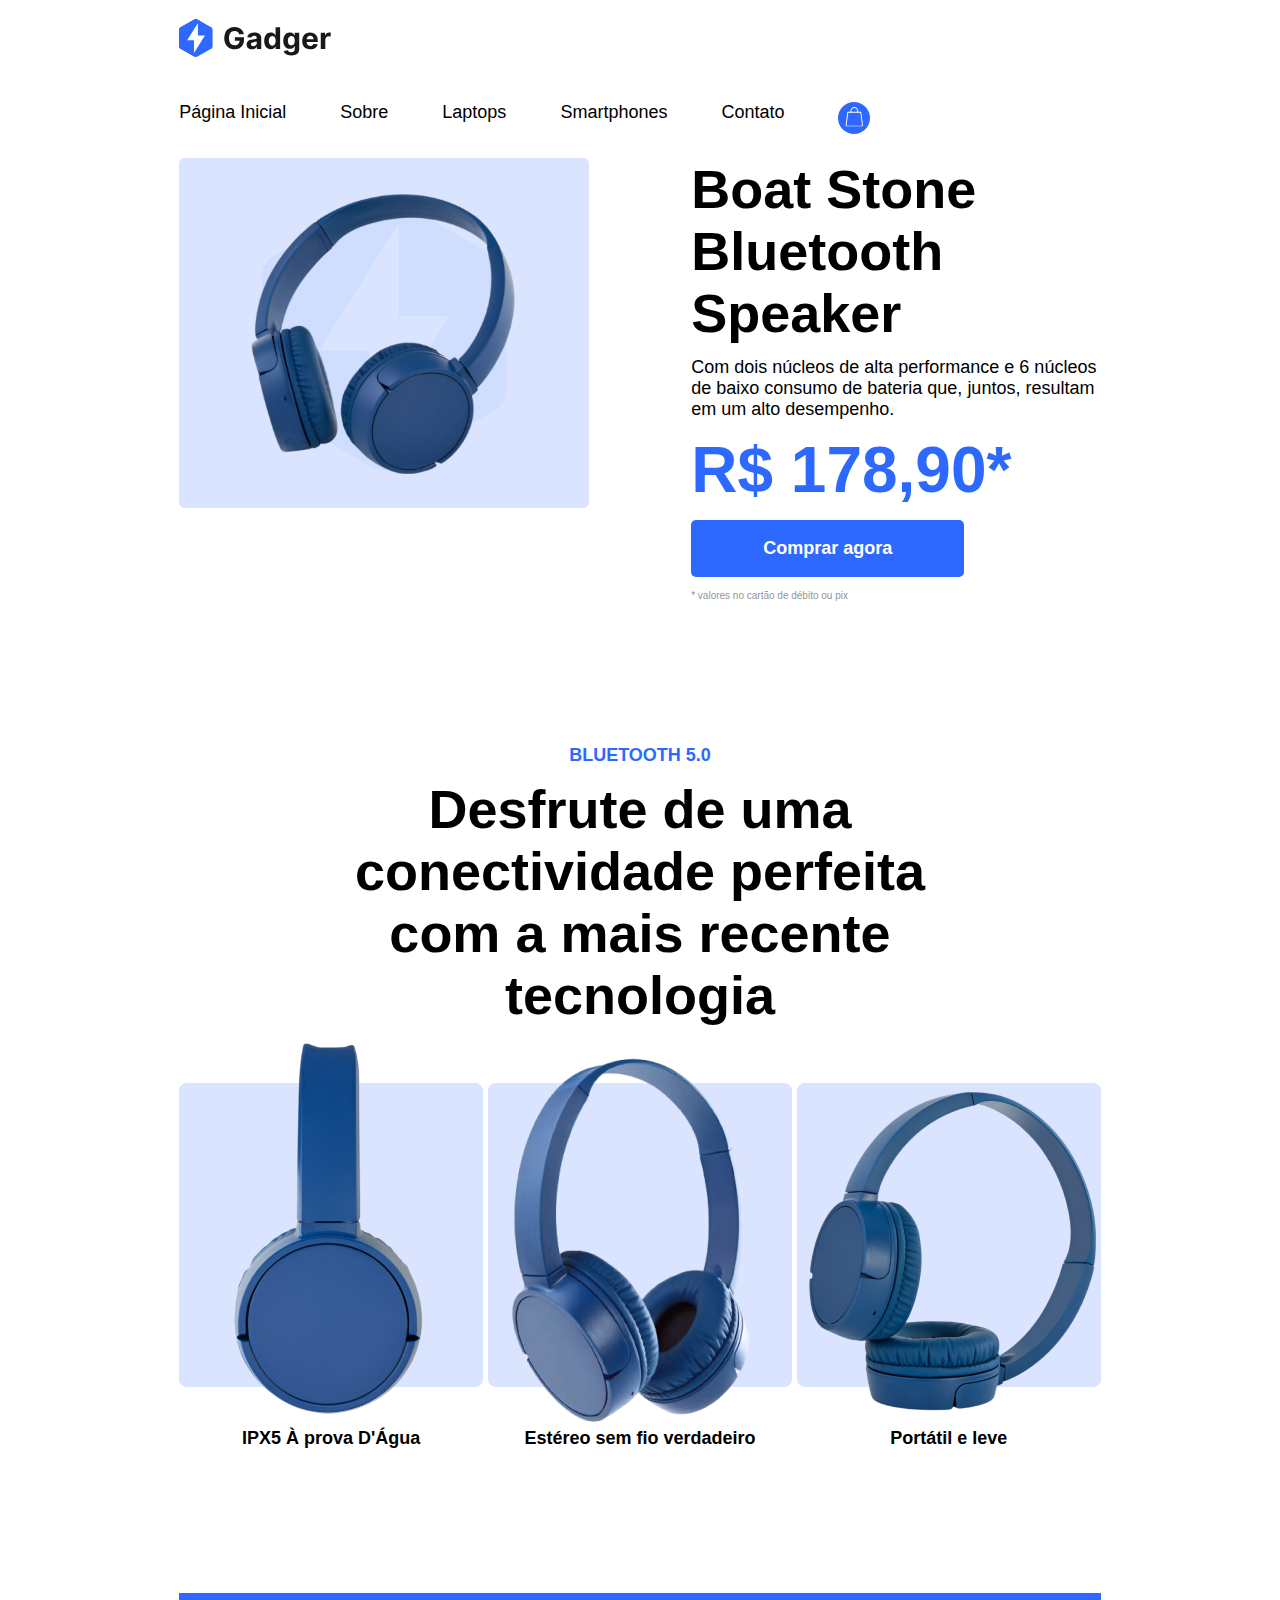
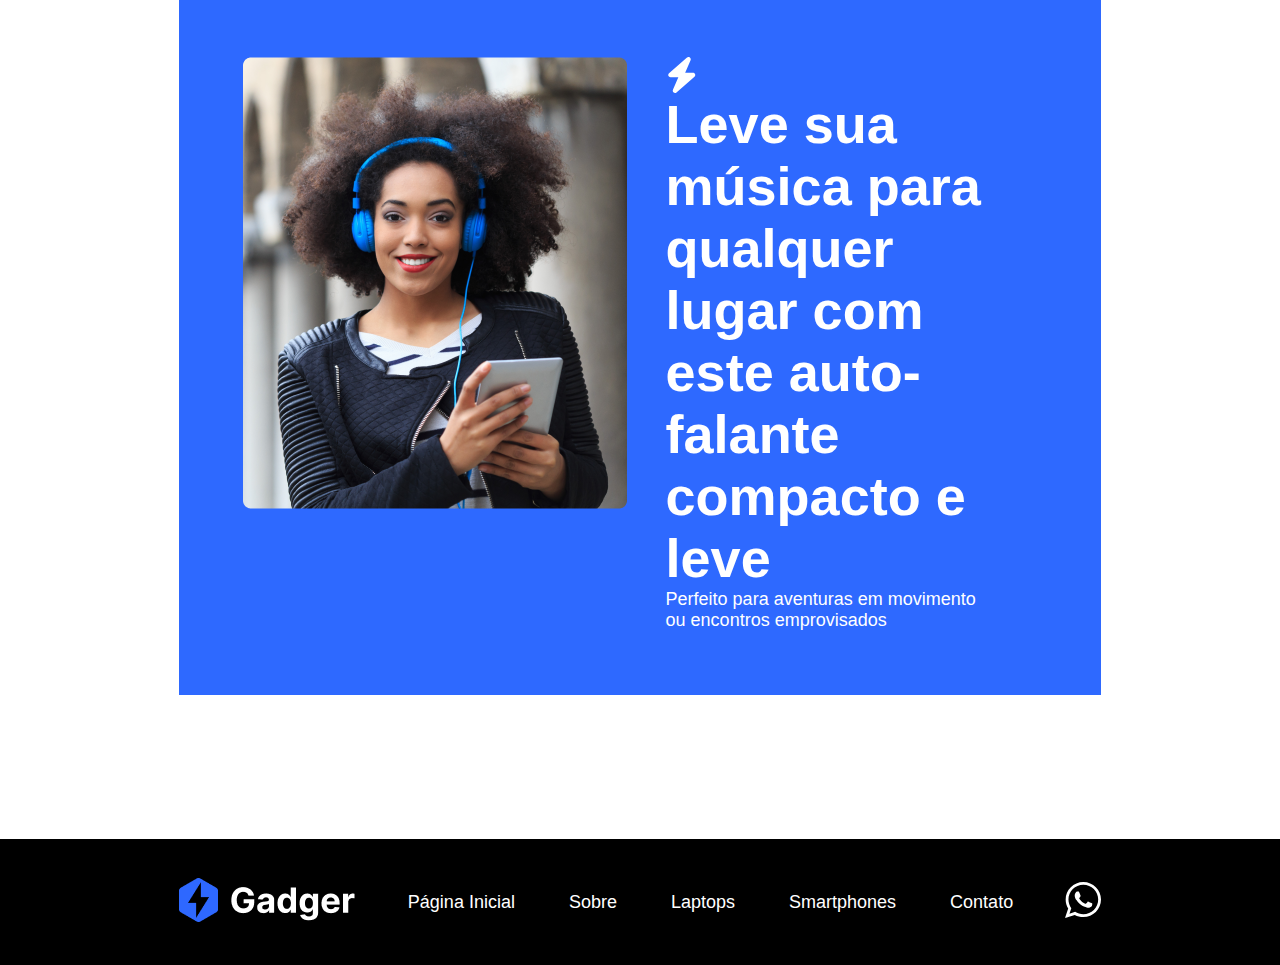
<file: index.html>
<!DOCTYPE html>
<html lang="pt-br">
<head>
    <meta charset="UTF-8">
    <meta name="viewport" content="width=device-width, initial-scale=1.0">
    <link rel="stylesheet" href="style.css">
    <title>Boat Stone Bluetooth Speaker | Gadger</title>
</head>
<body>
    <header id="bheader">
        <section>
            <figure>
                <a href="index.html">
                    <img src="assets/logo-gadger.svg" alt="Logo do site"  class="logo header-logo">
                </a>
            </figure>
            <!--
            <form class="search">
                <input type="text" placeholder="Faça sua busca">
            </form>
            -->
        </section>
        <section>
            <ul class="nav-ul">
                <li><a href="#" class="nav-a">Página Inicial</a></li>
                <li><a href="#" class="nav-a">Sobre</a></li>
                <li><a href="#" class="nav-a">Laptops</a></li>
                <li><a href="#" class="nav-a">Smartphones</a></li>
                <li><a href="#" class="nav-a">Contato</a></li>
                <li><a href="#">
                    <img src="assets/carrinho.svg" alt="Carrinho de compras">
                </a></li>
            </ul>
            <figure>
                
            </figure>
        </section>
    </header>

    <main id="bmain">

        <section class="product-info">
            <figure>
                <img src="assets/fone-01.png" alt="Imagem Boat Stone Bluetoth Speaker">
            </figure>
            <aside>
                <h1 class="product-name section-title">Boat Stone Bluetooth Speaker</h1>
                <p class="product-description">Com dois núcleos de alta performance e 6 núcleos de baixo consumo de bateria que, juntos, resultam em um alto desempenho.</p>
                <h2 class="price-tag">R$ 178,90&ast;</h2>
                <button onclick="" class="buy-now">Comprar agora</button>
                <small class="pix-condition">* valores no cartão de débito ou pix</small>
            </aside>
         </section>

        <div class="spacer"></div>

        <section class="product-info-vertical">
            <header class="product-info-vertical centered">
                <p class="blue-subtitle">BLUETOOTH 5.0</p>
                <h2 class="section-title">Desfrute de uma conectividade perfeita com a mais recente tecnologia</h2>
            </header>
            <main class="specs-grid">
                <div class="specs-column">
                    <img src="assets/fone-02.png" alt="" class="specs-img">
                    <p>IPX5 À prova D'Água</p>
                </div>
                <div class="specs-column">
                    <img src="assets/fone-03.png" alt="" class="specs-img"> 
                    <p>Estéreo sem fio verdadeiro</p>
                </div>
                <div class="specs-column">
                    <img src="assets/fone-04.png" alt="" class="specs-img">
                    <p>Portátil e leve </p>
                </div>
            </main>
        </section>

        <div class="spacer"></div>

        <section class="banner"> 
            <figure>
                <img src="assets/foto.png" alt="">
            </figure>
            <aside>
                <svg id="bolt" xmlns="http://www.w3.org/2000/svg" viewBox="0 0 448 512"><!--!Font Awesome Free 6.6.0 by @fontawesome - https://fontawesome.com License - https://fontawesome.com/license/free Copyright 2024 Fonticons, Inc.--><path d="M349.4 44.6c5.9-13.7 1.5-29.7-10.6-38.5s-28.6-8-39.9 1.8l-256 224c-10 8.8-13.6 22.9-8.9 35.3S50.7 288 64 288l111.5 0L98.6 467.4c-5.9 13.7-1.5 29.7 10.6 38.5s28.6 8 39.9-1.8l256-224c10-8.8 13.6-22.9 8.9-35.3s-16.6-20.7-30-20.7l-111.5 0L349.4 44.6z"/></svg>
                <h2 class="banner-title">Leve sua música para qualquer lugar com este auto-falante compacto e leve</h2>
                <p>Perfeito para aventuras em movimento</br>ou encontros emprovisados</p>
            </aside>
        </section>

    </main>

    <div class="spacer"></div>

    <footer id="bfooter">

        <section>
            <figure>
                <a href="index.html">
                    <img src="assets/logo-02.png" alt="Logo do site"  class="logo header-logo">
                </a>
            </figure>
        </section>

        <section>
            <ul class="nav-ul">
                <li><a href="#" class="nav-a-white">Página Inicial</a></li>
                <li><a href="#" class="nav-a-white">Sobre</a></li>
                <li><a href="#" class="nav-a-white">Laptops</a></li>
                <li><a href="#" class="nav-a-white">Smartphones</a></li>
                <li><a href="#" class="nav-a-white">Contato</a></li>
            </ul>
        </section>

        <section>
            <figure>
                <a href="#">
                    <img src="assets/whatsapp-logo-variant-svgrepo-com.svg" alt="Nosso WhatsApp" id="whatsapp-icon">
                </a>
            </figure>
        </section>

    </footer>
</body>
                    </html>
</file>
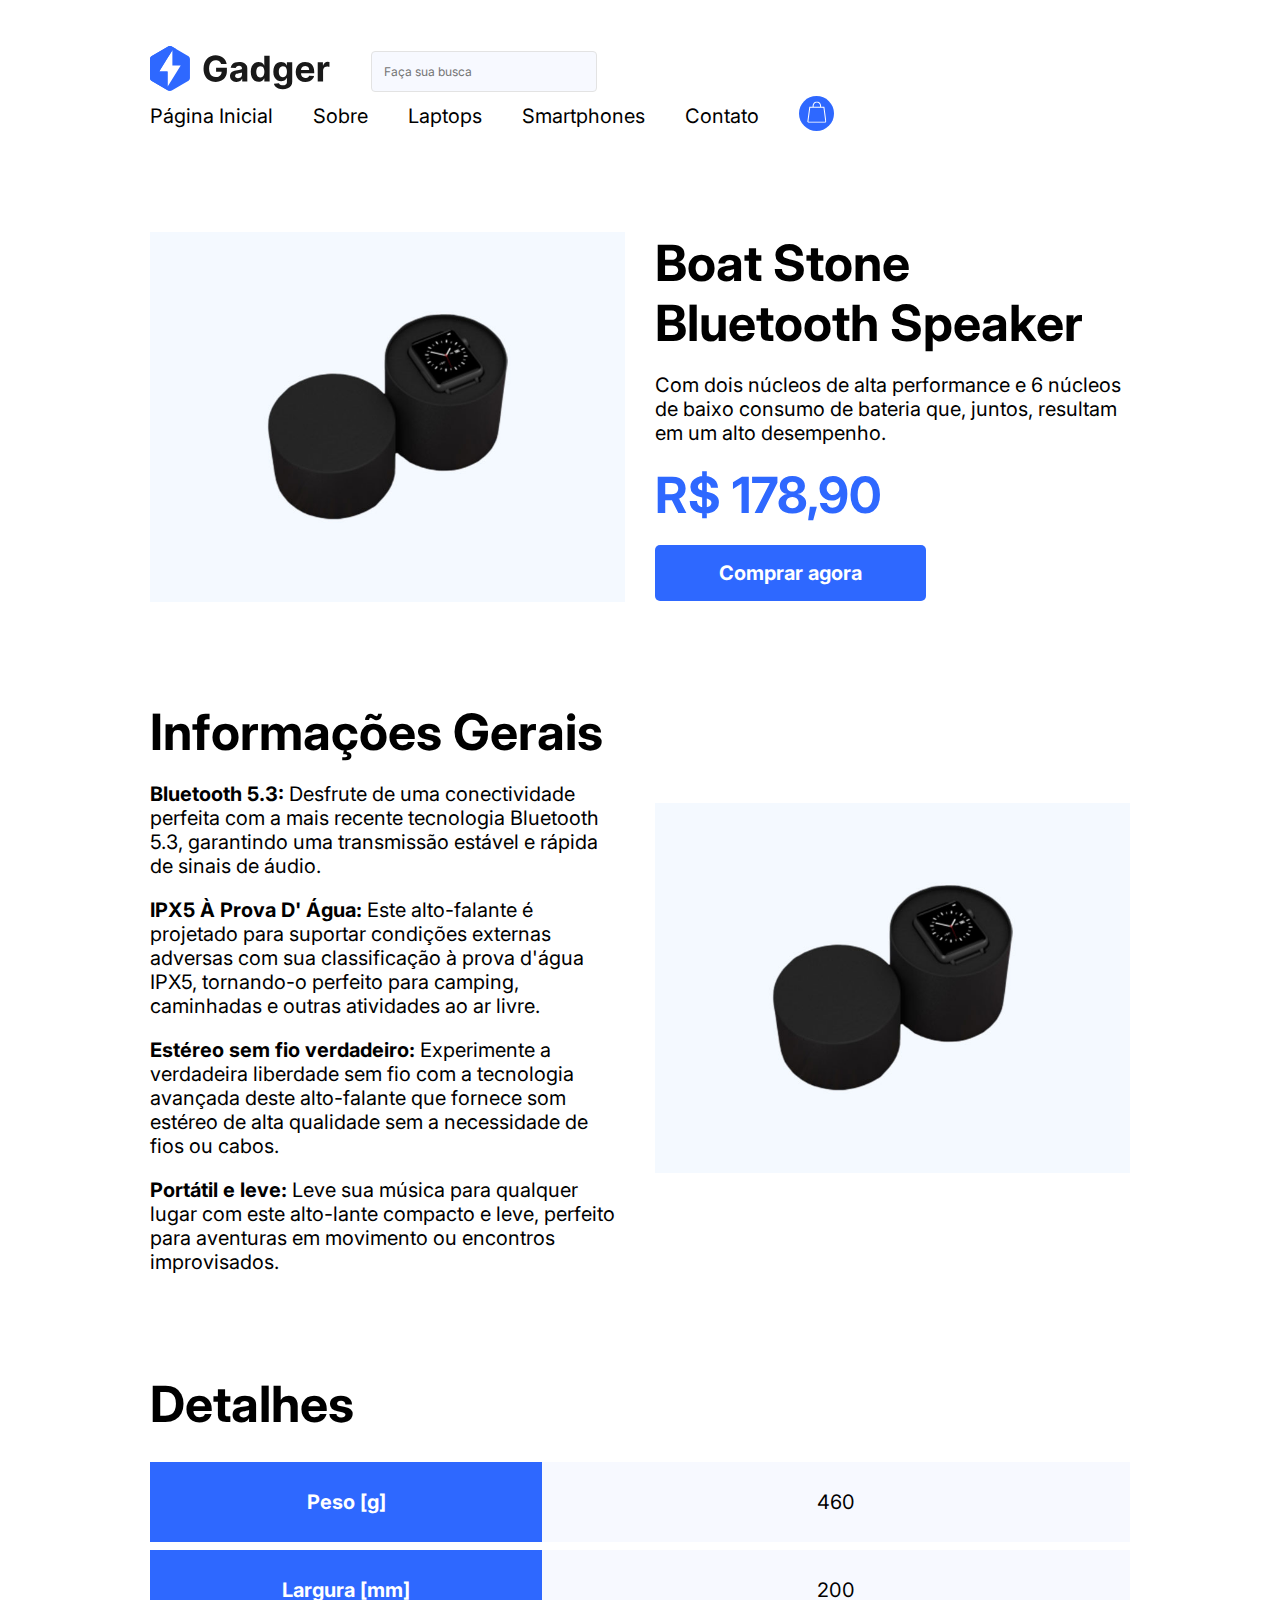
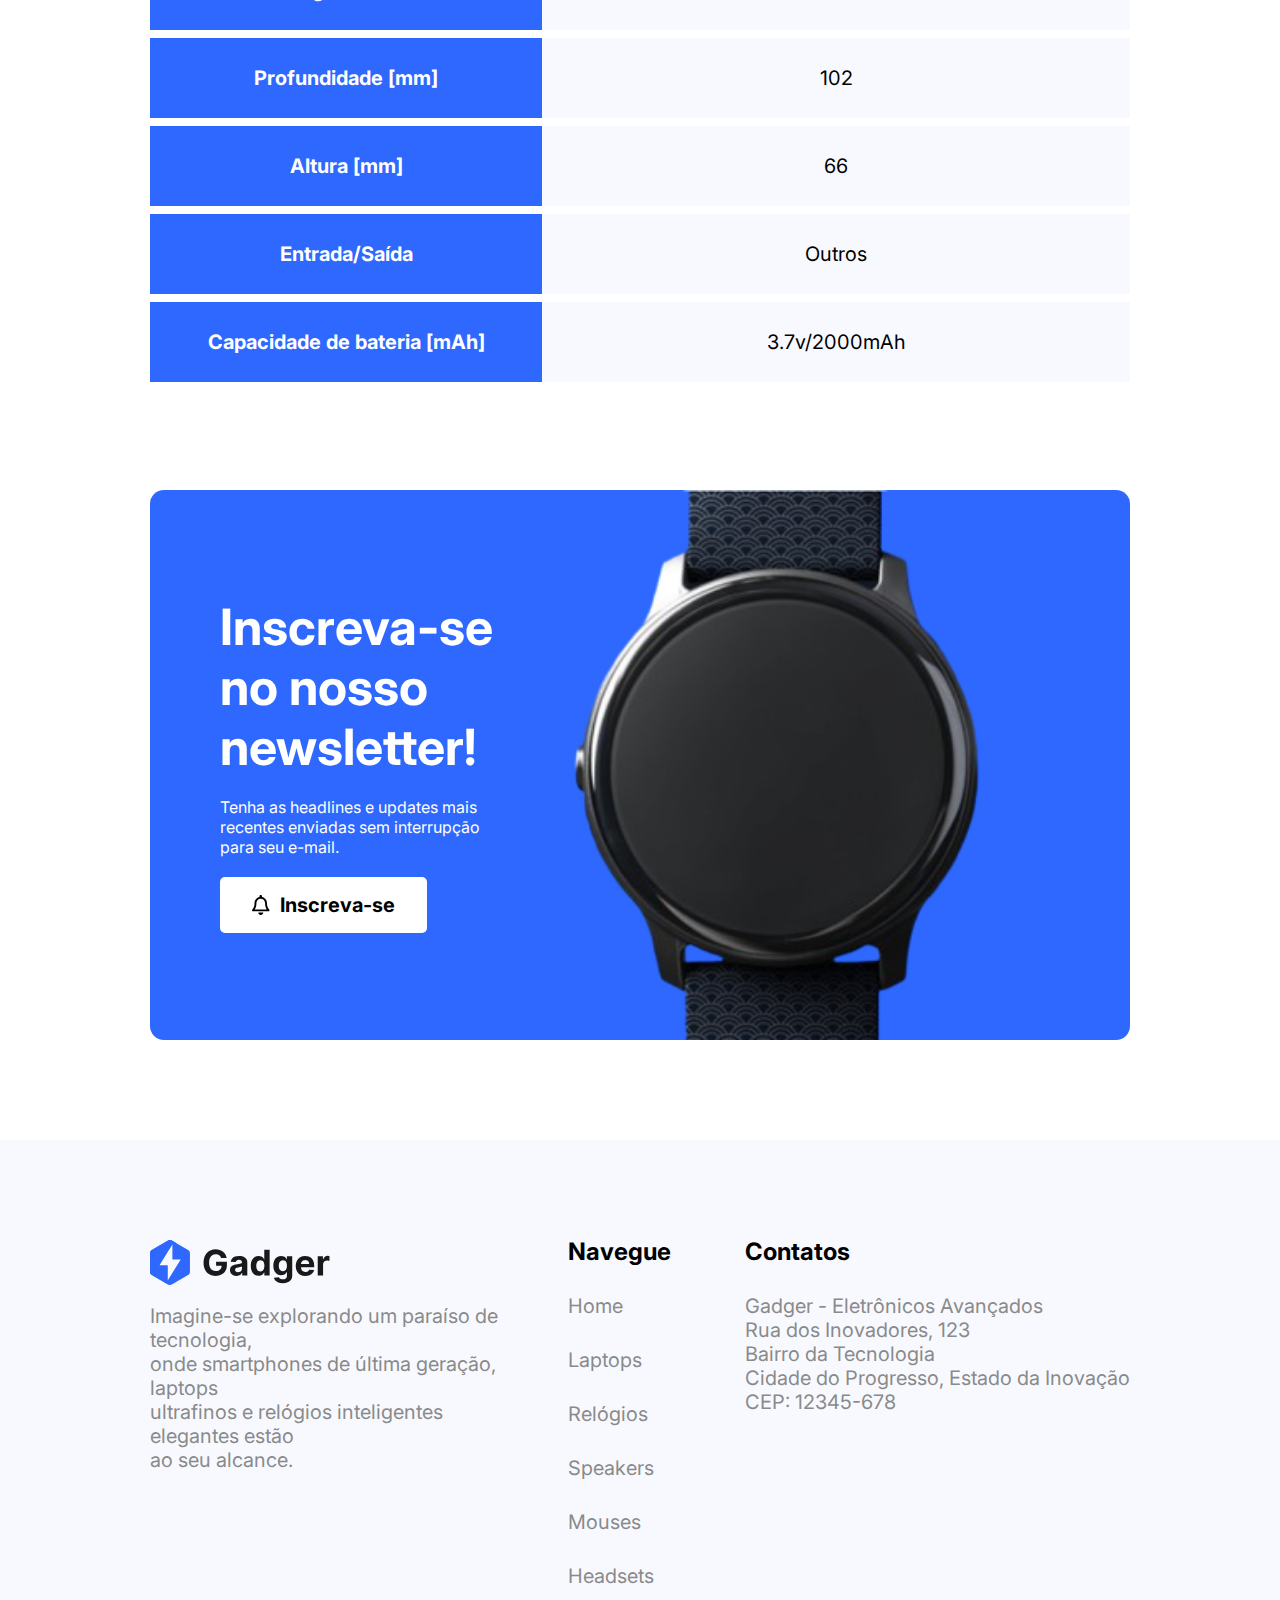
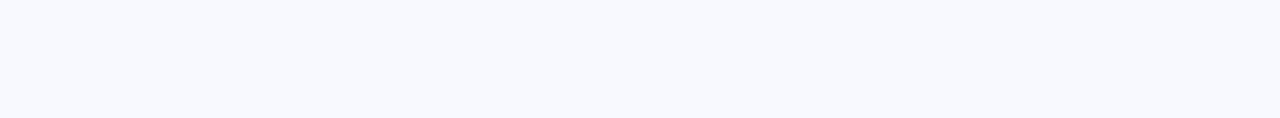
<file: oldindex.html>
<!DOCTYPE html>
<html lang="pt-br">
<head>
    <meta charset="UTF-8">
    <link rel="stylesheet" href="oldstyle.css">
    <title>Gadger | Loja</title>
    <link rel="preconnect" href="https://fonts.googleapis.com">
    <link rel="preconnect" href="https://fonts.gstatic.com" crossorigin>
    <link href="https://fonts.googleapis.com/css2?family=Inter:wght@400;700&display=swap" rel="stylesheet">
</head>
<body>

    <!--    HEADER CONTENT STARTS HERE    -->

    <header>
        <section>
            <figure>
                <a href="oldindex.html">
                    <img src="assets/logo-gadger.svg" alt="Logo do site"  class="logo header-logo">
                </a>
            </figure>
            <form class="search">
                <input type="text" placeholder="Faça sua busca">
            </form>
        </section>
        <section>
            <ul>
                <li><a href="#" class="nav-a">Página Inicial</a></li>
                <li><a href="#" class="nav-a">Sobre</a></li>
                <li><a href="#" class="nav-a">Laptops</a></li>
                <li><a href="#" class="nav-a">Smartphones</a></li>
                <li><a href="#" class="nav-a">Contato</a></li>
            </ul>
            <figure>
                <a href="#">
                    <img src="assets/carrinho.svg" alt="Carrinho de compras" class="shopping-car">
                </a>
            </figure>
        </section>
    </header>

    <!--    PAGE CONTENT STARTS HERE    -->

    <main>
         <section class="product-info">
            <figure>
                <img src="assets/produto4.jpg" alt="Imagem Boat Stone Bluetoth Speaker">
            </figure>
            <aside>
                <h1 class="product-name section-title">Boat Stone Bluetooth Speaker</h1>
                <p class="product-description">Com dois núcleos de alta performance e 6 núcleos de baixo consumo de bateria que, juntos, resultam em um alto desempenho.</p>
                <h2 class="price-tag">R$ 178,90</h2>
                <button onclick="" class="buy-now">Comprar agora</button>
            </aside>
         </section>
         
         <section class="product-info">
            <aside>
                <h2 class="section-title">Informações Gerais</h2>
                <p><span class="sub-titles">Bluetooth 5.3:</span> Desfrute de uma conectividade perfeita com a mais recente tecnologia Bluetooth 5.3, garantindo uma transmissão estável e rápida de sinais de áudio.</p>
                <p><span class="sub-titles">IPX5 À Prova D' Água:</span> Este alto-falante é projetado para suportar condições externas adversas com sua classificação à prova d'água IPX5, tornando-o perfeito para camping, caminhadas e outras atividades ao ar livre.</p>
                <p><span class="sub-titles">Estéreo sem fio verdadeiro:</span> Experimente a verdadeira liberdade sem fio com a tecnologia avançada deste alto-falante que fornece som estéreo de alta qualidade sem a necessidade de fios ou cabos.</p>
                <p><span class="sub-titles">Portátil e leve:</span> Leve sua música para qualquer lugar com este alto-lante compacto e leve, perfeito para aventuras em movimento ou encontros improvisados.</p>
            </aside>
            <figure>
                <img src="assets/produto4.jpg" alt="Imagem Boat Stone Bluetoth Speaker">
            </figure>
         </section>

         <section class="product-info-vertical">
                <h2 class="section-title">Detalhes</h2>
                <table class="specs">
                    <tr>
                        <td>Peso [g]</td>
                        <td>460</td>
                    </tr>
                    <tr>
                        <td>Largura [mm]</td>
                        <td>200</td>
                    </tr>
                    <tr>
                        <td>Profundidade [mm]</td>
                        <td>102</td>
                    </tr>
                    <tr>
                        <td>Altura [mm]</td>
                        <td>66</td>
                    </tr>
                    <tr>
                        <td>Entrada/Saída</td>
                        <td>Outros</td>
                    </tr>
                    <tr>
                        <td>Capacidade de bateria [mAh]</td>
                        <td>3.7v/2000mAh</td>
                    </tr>
                </table>
         </section>

         <section class="banner">
            <aside>
                <h2 class="banner-title section-title">Inscreva-se no nosso newsletter!</h2>
                <p>Tenha as headlines e updates mais recentes enviadas sem interrupção para seu e-mail.</p>
                <button class="subscribe"><svg xmlns="http://www.w3.org/2000/svg" viewBox="0 0 448 512"><!--!Font Awesome Free 6.6.0 by @fontawesome - https://fontawesome.com License - https://fontawesome.com/license/free Copyright 2024 Fonticons, Inc.--><path d="M224 0c-17.7 0-32 14.3-32 32l0 19.2C119 66 64 130.6 64 208l0 25.4c0 45.4-15.5 89.5-43.8 124.9L5.3 377c-5.8 7.2-6.9 17.1-2.9 25.4S14.8 416 24 416l400 0c9.2 0 17.6-5.3 21.6-13.6s2.9-18.2-2.9-25.4l-14.9-18.6C399.5 322.9 384 278.8 384 233.4l0-25.4c0-77.4-55-142-128-156.8L256 32c0-17.7-14.3-32-32-32zm0 96c61.9 0 112 50.1 112 112l0 25.4c0 47.9 13.9 94.6 39.7 134.6L72.3 368C98.1 328 112 281.3 112 233.4l0-25.4c0-61.9 50.1-112 112-112zm64 352l-64 0-64 0c0 17 6.7 33.3 18.7 45.3s28.3 18.7 45.3 18.7s33.3-6.7 45.3-18.7s18.7-28.3 18.7-45.3z"/></svg>Inscreva-se</button>
            </aside>
            <figure>
                <img src="assets/banner1-cat.png" alt="Inscreva-se no nosso newsletter!" class="banner-product">
            </figure>
         </section>
    </main>

    <!--    FOOTER STARTS HERE    -->

    <footer>
        <section id="footer-about">
            <figure>
                <a href="index.html">
                    <img src="assets/logo-gadger.svg" alt="Logo do site"  class="logo footer-logo">
                </a>
            </figure>
            <p>
                Imagine-se explorando um paraíso de tecnologia, <br>onde smartphones de última geração, laptops <br>ultrafinos e relógios inteligentes elegantes estão <br>ao seu alcance.
            </p>
        </section>
        <nav class="footer-nav">
            <ul class="footer-links">
                <li><h3>Navegue</h3></li>
                <li><a href="#">Home</a></li>
                <li><a href="#">Laptops</a></li>
                <li><a href="#">Relógios</a></li>
                <li><a href="#">Speakers</a></li>
                <li><a href="#">Mouses</a></li>
                <li><a href="#">Headsets</a></li>
            </ul> 
        </nav>
        <section id="footer-contact">
            <ul>
                <li><h3>Contatos</h3></li>
                <li>Gadger - Eletrônicos Avançados</li>
                <li>Rua dos Inovadores, 123</li>
                <li>Bairro da Tecnologia</li>
                <li>Cidade do Progresso, Estado da Inovação</li>
                <li>CEP: 12345-678</li>
            </ul>
        </section>
    </footer>
</body>
</html>
</file>
<file: style.css>
@import url("https://fonts.cdnfonts.com/css/inter");

/* Cores
Links do Menu no Topo, texto acima do valor, texto em baixo das fotos: #505050
Botão, R$ valor, fundo da imagem e etc: #2E68FF
Títulos maiores: #040315
Fundo do rodapé: #1A1A1A
*/

/* Tamanho das fontes 
Boat Stone Bluetooth Speaker - 54px
Desfrute de uma conectividade perfeita com a mais recente tecnologia - 64px
Valor, preço - 64px
Bluetooth 5.3 - 20px
Textos e paragrafos - 18px
Itens do menu - 16px
Leve sua música para qualquer lugar com este alto-lante compacto e leve - 54px
*/

*, html{
    padding: 0;
    margin: 0;
    font-family: "Inter", Arial, Helvetica, sans-serif;
    font-size: 18px;
}
html{
    height: 100%;
    width: auto;
}
#bheader, #bmain{
    margin: 0 14vw;
}
#bheader{
    font-size: 16px;
    justify-content: space-between;
    padding: 1.5vw 0;
    background-color: white;
    /*Fixed menu at the top of the screen. 
    For it to work, add padding-top: 7.625vw; 
    to #bmain */
    /*min-width: 72vw;
    position: fixed;*/
}
#bheader, #bheader section{
    display: flex;
    flex-wrap: wrap;
    align-items: center;
    gap: 40px;
}
#bheader form.search input{
    padding: .5rem .8rem;
    border-radius: 3px;
    border: 1px solid black;
}
ul.nav-ul{
    display: flex;
    gap: 3rem;
    list-style: none;
}
a.nav-a{
    text-decoration: none;
    color: black;
}
a.nav-a-white{
    text-decoration: none;
    color: white;
}
#bmain{
    /*
    padding: 2vw 0;
    padding-top: 7.625vw; -- fixed header
    display: flex;
    flex-direction: column;
    gap: 5rem;
    */
}

#bmain section.product-info, .product-info{
    display: flex;
    gap: 8vw;
    flex-direction: row;
}
section.product-info aside{
    display: flex;
    flex-direction: column;
    justify-content: center;
    gap: 1vw;
    width: 50%;
}
section.product-info figure {
    width: 50%;
}
section.product-info figure img{
    width: 100%;
}
section.product-info-vertical, .product-info-vertical{
    display: flex;
    flex-direction: column;
    align-items: center;
    gap: 1vw;
}
section.product-info-vertical header.centered{
    width: 65%;
    text-align: center;
}
main.specs-grid{
    /*display: grid;
    grid-template-columns: 1fr 1fr 1fr;
    gap: 20px;*/
    width: 100%;
    display: flex;
    justify-content: space-between;
}
div.specs-column{
    font-weight: bold;
    text-align: center;
}
img.specs-img{
    width: 100%;
}
section.banner{
    background-color: #2e69ff;
    color: white;
    max-width: 100%;
    /*border-radius: 10px;*/
    display: flex;
    gap: 3vw;
    padding: 5vw;
}
section.banner aside{
    display: flex;
    flex-direction: column;
    justify-content: space-between;
    align-items: start;
}
#bfooter{
    padding: 3vw 14vw;
    background-color: black;
    display: flex;
    align-items: center;
    justify-content: space-between;
}
h1.product-name, .section-title{
    font-size: 54px;
    font-weight: bold;
}
h2.banner-title{
    font-size: 54px;
    font-weight: bold;
}
h2.price-tag{
    font-size: 64px;
    color: hsl(223, 100%, 59%);
    font-weight: bold;
}

p.blue-subtitle{
    color: hsl(223, 100%, 59%);
    font-weight: bold;
}
button.buy-now{
    background-color: hsl(223, 100%, 59%);
    color: white;
    font-weight: bold;
    font-size: 18px;
    padding: 1rem 4rem;
    width: fit-content;
    border: 0px;
    border-radius: 5px;
    cursor: pointer;
}
small.pix-condition{
    font-size: 10px;
    color: rgb(148, 148, 148);
}
button.buy-now:active{
    background-color: hsl(223, 100%, 74%);
}
#bolt{
    height: 2rem;
    filter: invert(99%) sepia(84%) saturate(0%) hue-rotate(141deg) brightness(116%) contrast(100%);
}
#whatsapp-icon{
    height: 2em;
    filter: invert(99%) sepia(84%) saturate(0%) hue-rotate(141deg) brightness(116%) contrast(100%);
}
div.spacer {
    height: 8rem;
}
</file>
<file: oldstyle.css>
/* Cores
Cinza Claro: #7F7F7F
Azul: #2E68FF
Preto: #000000
Azul Claro: #F4F9FF
*/
@keyframes fadeIn-banner-button {
  
}
*{
    padding: 0;
    margin: 0;
    font-family: 'Inter', sans-serif;
    font-size: 20px;
}
html{
    height: 100%;
    width: 100%;
}
header{
    font-size: 20px;
    color:black;
    padding: 46px 150px;;
    justify-content: space-between;
}
header, header section{
    display: flex;
    flex-wrap: wrap;
    align-items: center;
    column-gap: 40px;
}
ul{
    padding: 0;
    margin: 0;
    list-style: none;
}
header section ul{
    gap: 40px;
    display: flex;
    justify-content: space-between;
}
figure{
    display: flex;
    align-items: center;
}
img.logo{
    height: 45px;
    width: auto;
    cursor: pointer;  
}
img.shopping-car{
    height: 35px;
}
a.nav-a{
    color: black;
    text-decoration: none;
    cursor: pointer;   
}
form.search input{
    color: #343434;
    background-color: #f7f9ff;
    width: 200px;
    font-size: 12px;
    padding: 12px 12px;
    border: 1px solid #e3e3e3;
    border-radius: 4px;

    }
main{
    padding: 50px 150px 100px 150px;
    display: flex;
    flex-direction: column;
    gap: 100px;
}
section.product-info{
    display:flex;
    gap: 30px;
}
section.product-info-vertical{
    display: flex;
    flex-direction: column;
    gap: 20px;
}
table.specs{
    border-spacing: 0 8px;
}
table.specs td{
    height: 80px;
    width: auto;
    text-align: center;
    background-color: #f7f9ff;
}
table.specs td:first-child{
    width: 40%;
    background-color: #2E68FF;
    color: white;
    font-weight: bold;
}
section.product-info aside{
    flex: 1;
    display:flex;
    flex-direction: column;
    gap: 20px;
    justify-content: center;
}
h2.price-tag{
    font-size: 50px;
    color: #2E68FF;
}
aside button.buy-now{
    background-color: #2E68FF;
    color: white;
    font-weight: bold;
    padding: 16px 64px;
    width: fit-content;
    border: 0px solid;
    border-radius: 5px;
    cursor: pointer;
}
section.product-info figure{
    flex: 1;
}
section.product-info figure img{
    width: 100%;
}
main h1.product-name, main h2.section-title{
    font-size: 50px;
    font-weight: bolder;
}
span.sub-titles{
    font-weight: bold;
}
section.banner{
    display:flex;
    background-color: #2E68FF;
    color: white;
    border-radius: 14px;
    padding: 0 70px;
    justify-content: space-between;
}
section.banner aside{ 
    display: flex;
    flex-direction: column;
    justify-content: center;
    width: 50%;
    gap: 20px;
    
}
section.banner aside p{
    font-size: 16px;
}
section aside button.subscribe{
    background-color: white;
    color: black;
    font-weight: bold;
    font-size: 20px;
    padding: 16px 32px;
    width: fit-content;
    border: 0px solid;
    border-radius: 5px;
    cursor: pointer;
    display: flex;
    gap: 10px;
    align-items: center;
    transition: all 0.5s ease-out allow-discrete;
    transition: 200ms linear 50ms;
}
section.banner aside button.subscribe:hover{
    background-color: black;
    color: white;
}
section.banner aside button.subscribe svg{
    height: 20px;
}
section.banner aside h2.banner-title{
    font-weight: bolder;
}
section.banner figure{
    display: flex;
    height: 550px;
}
img.banner-product{
    height: 100%;
}
footer{
    padding: 100px 150px;
    color: #8a8a8a;
    background-color: #f7f9ff;
    display: flex;
    flex-wrap: wrap;
    justify-content: space-between;
    line-height: 24px;
    gap: 56px
}
ul li h3{
    color: black;
    margin: 0 0 30px 0;
    font-size: 24px;
    font-weight: bold;
}
section#footer-about{
    flex: 3;
}
nav.footer-nav{
    flex: 1;
}
nav.footer-nav li {
    margin-bottom: 30px;
}
ul.footer-links li a{
    color:#8a8a8a;
    text-decoration: none;
}
section#footer-contact{
    max-width: fit-content;
    
}
img.footer-logo{
    margin-bottom: 14px;
}
</file>
